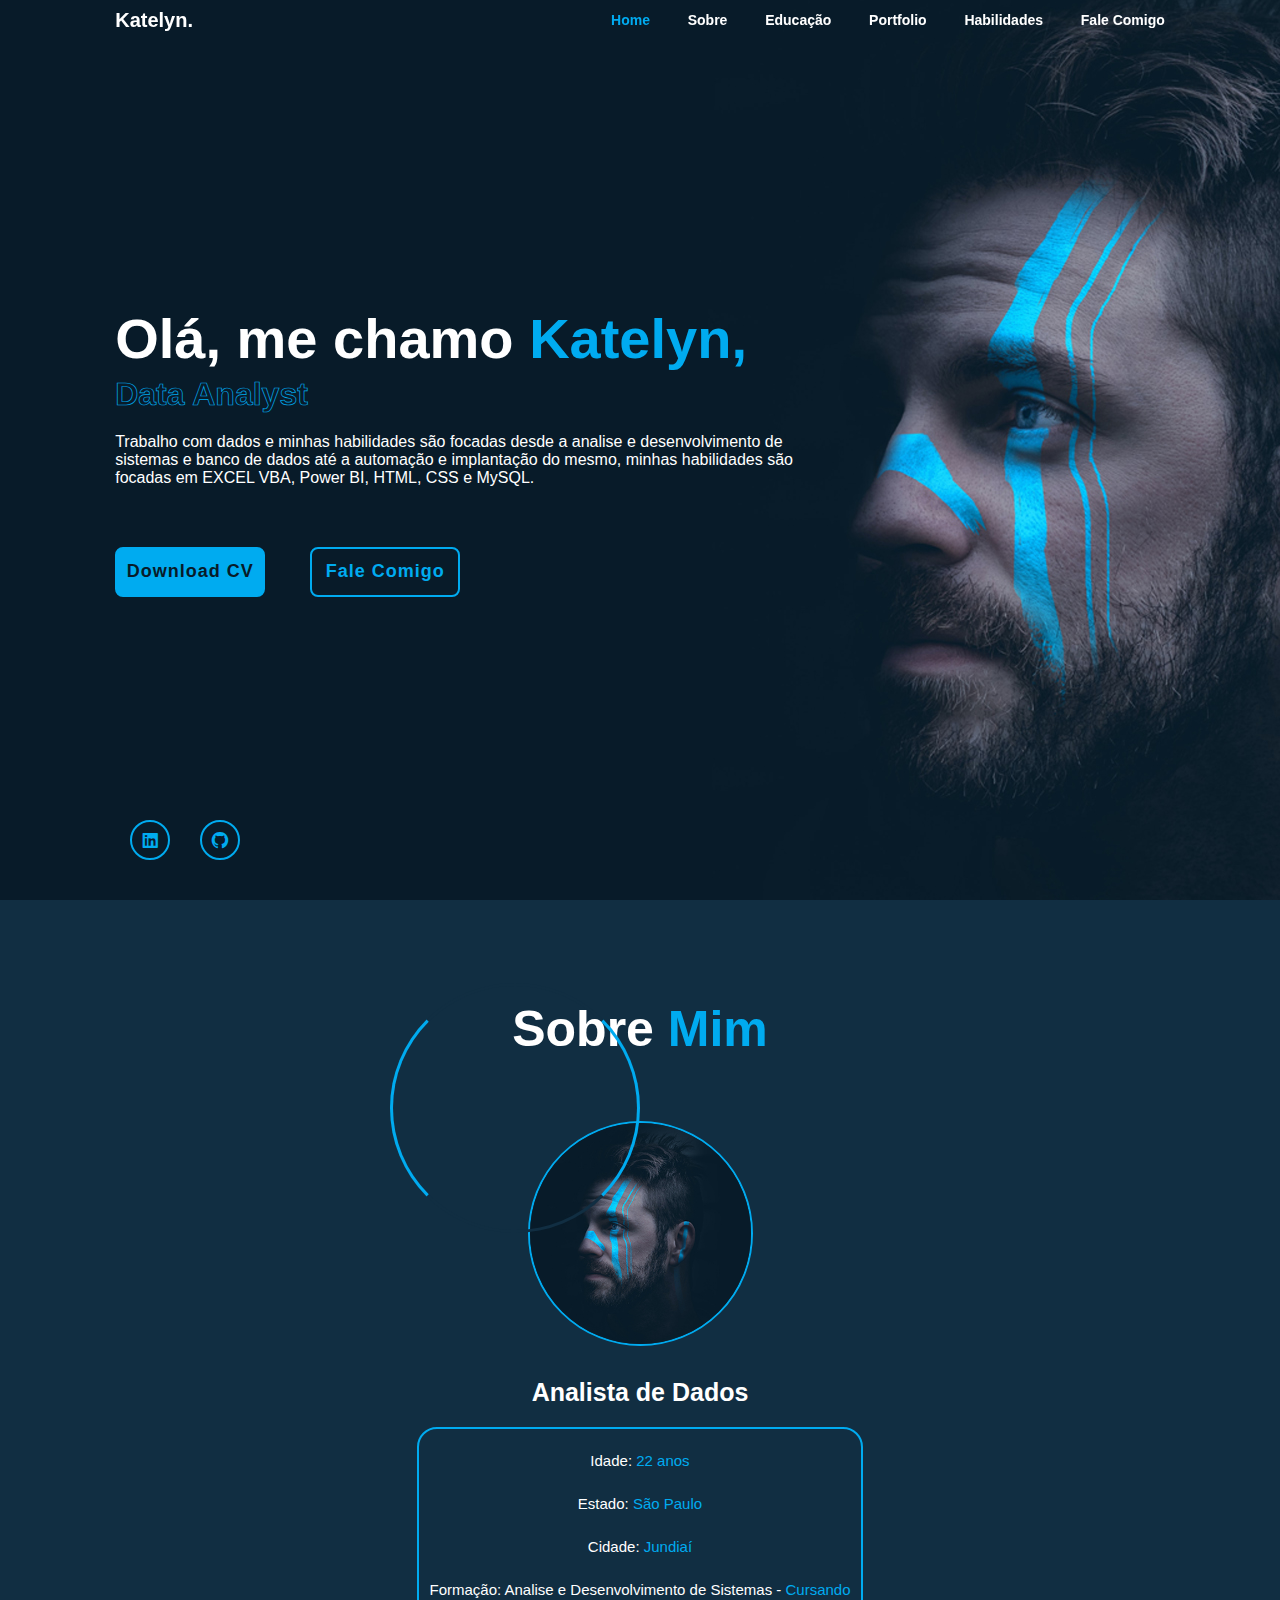
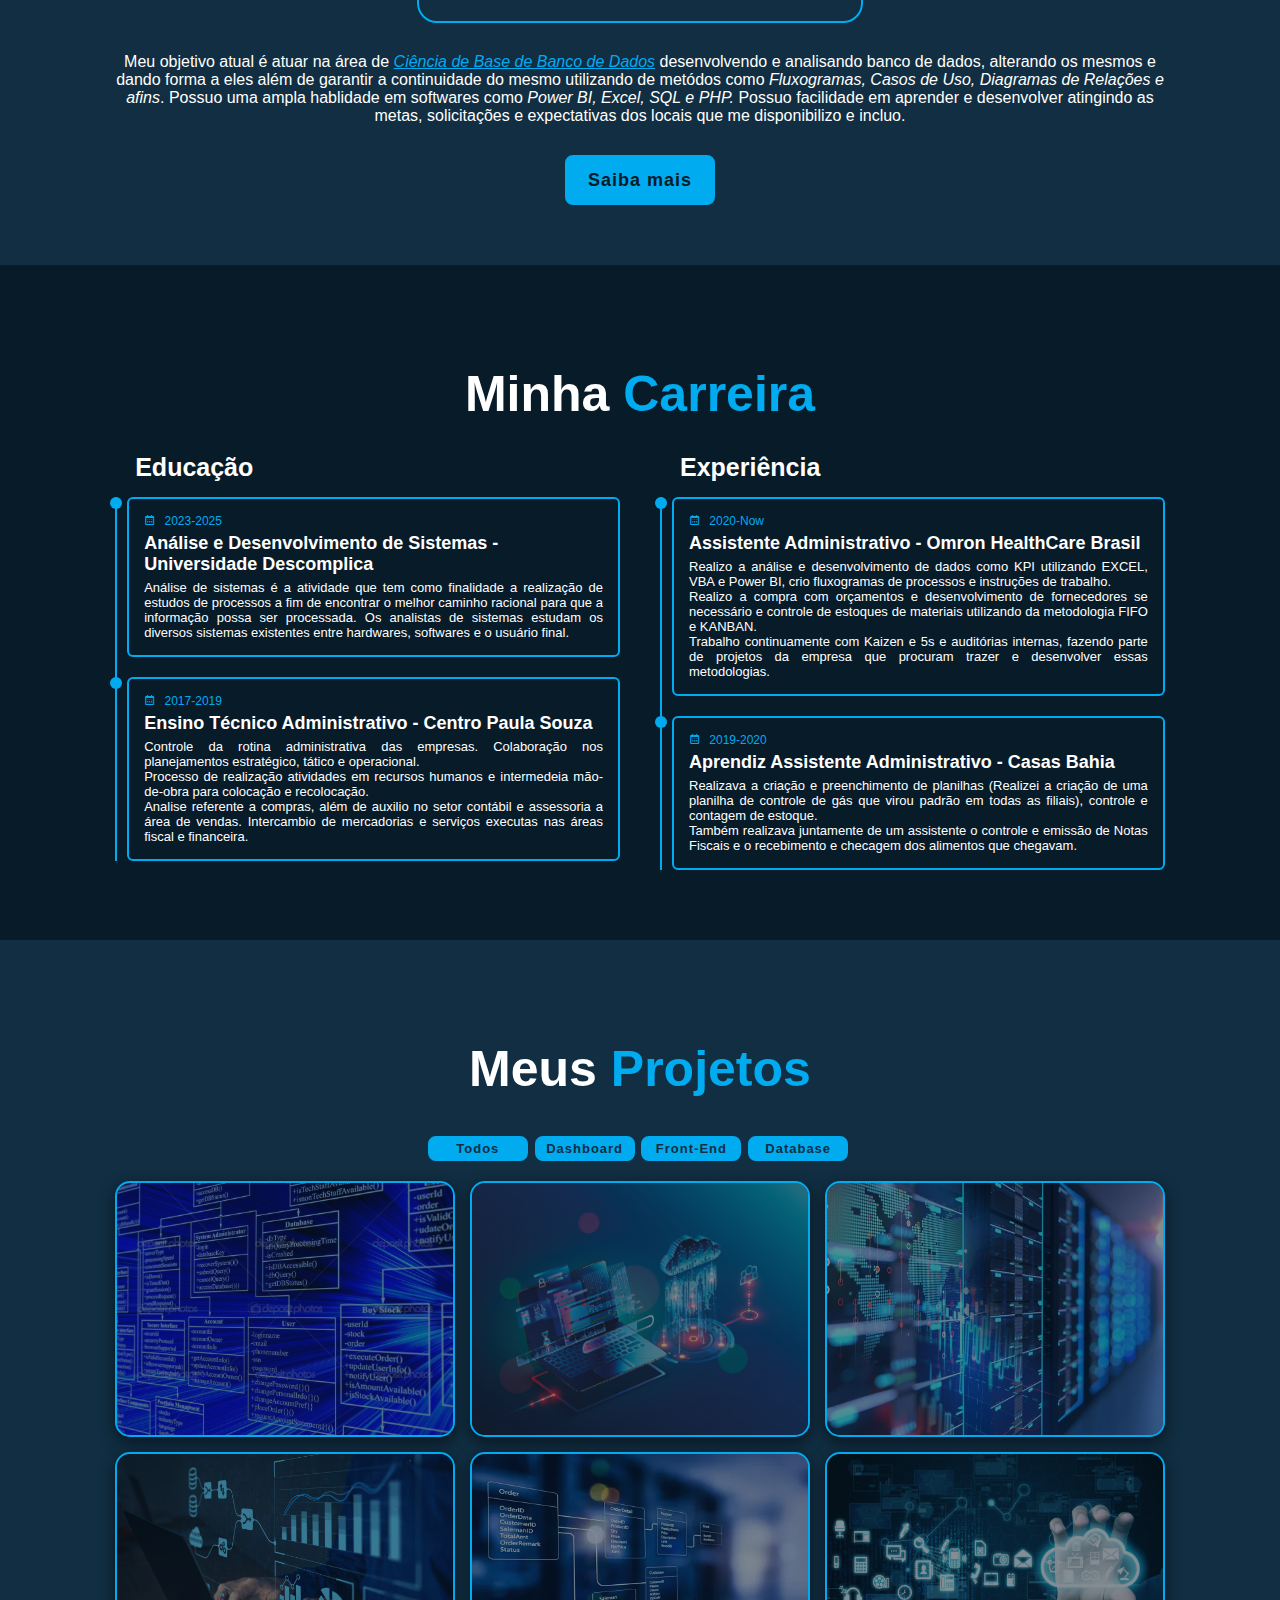
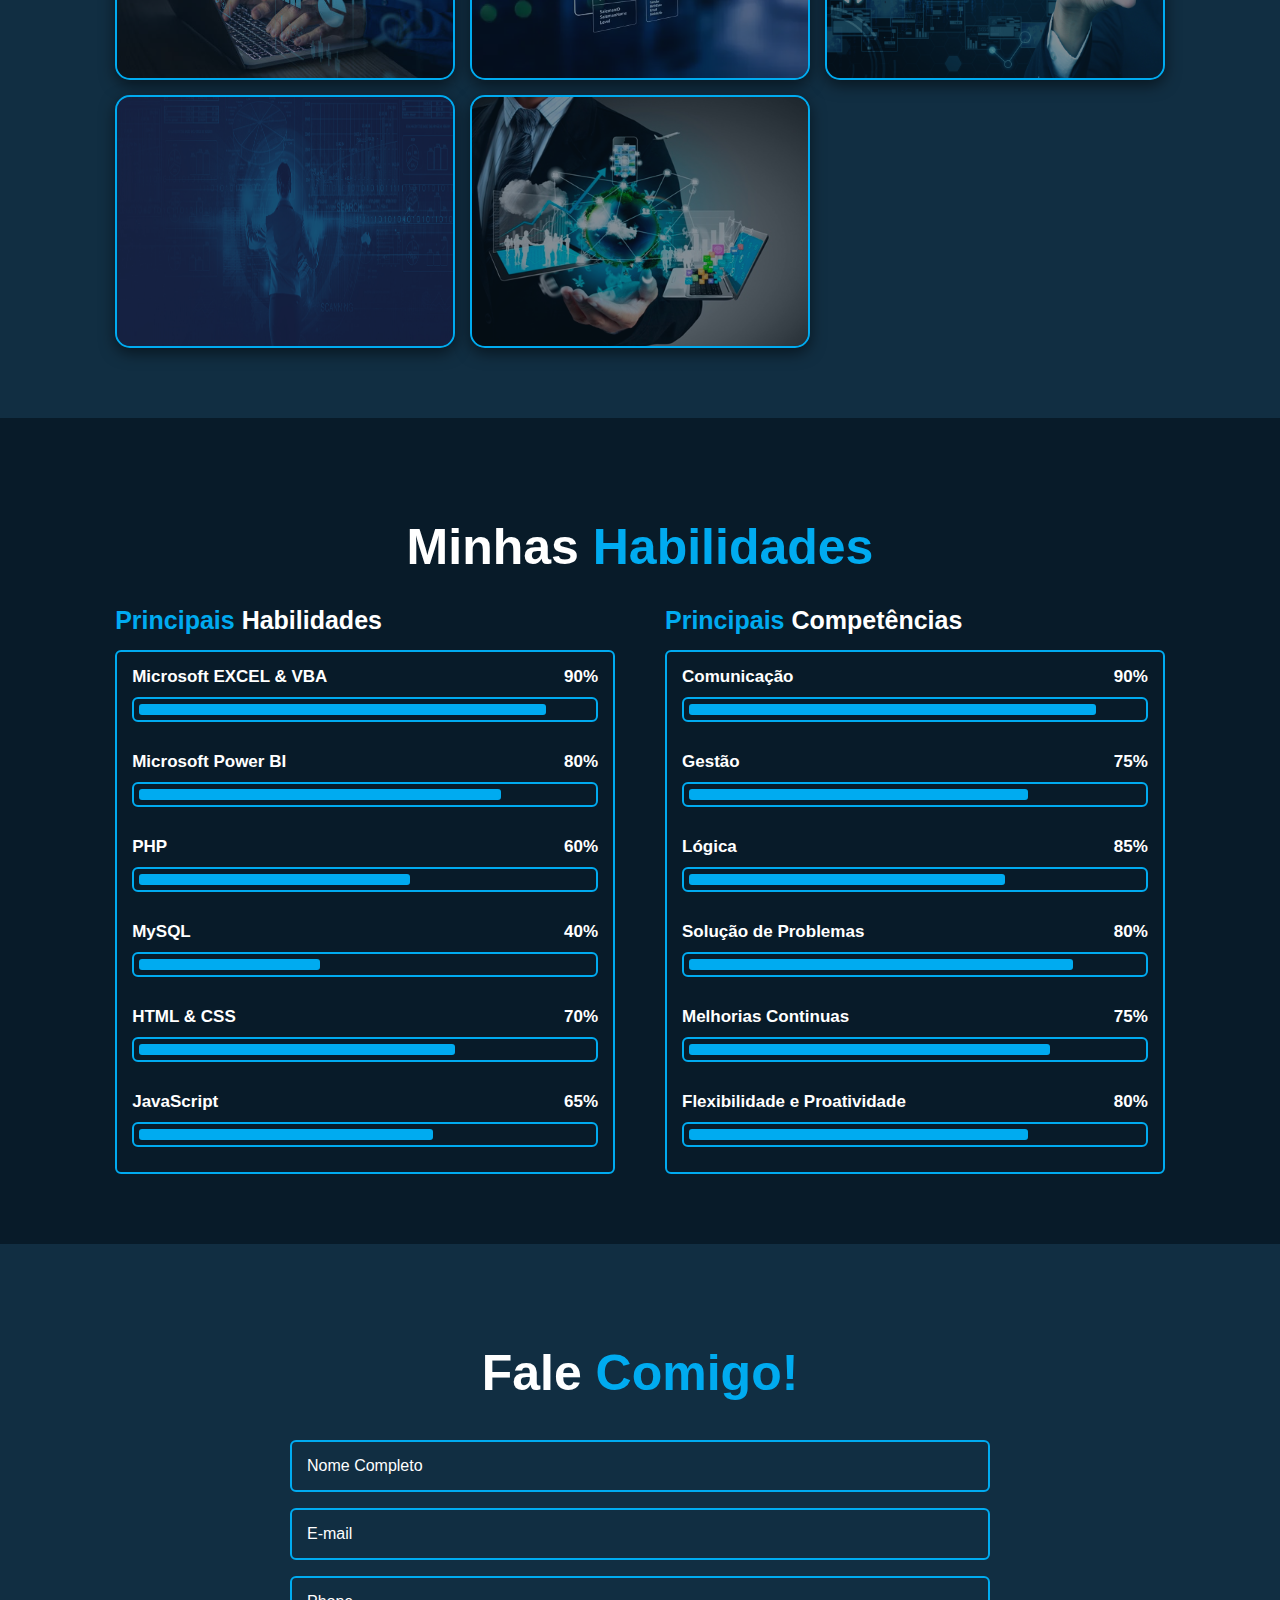
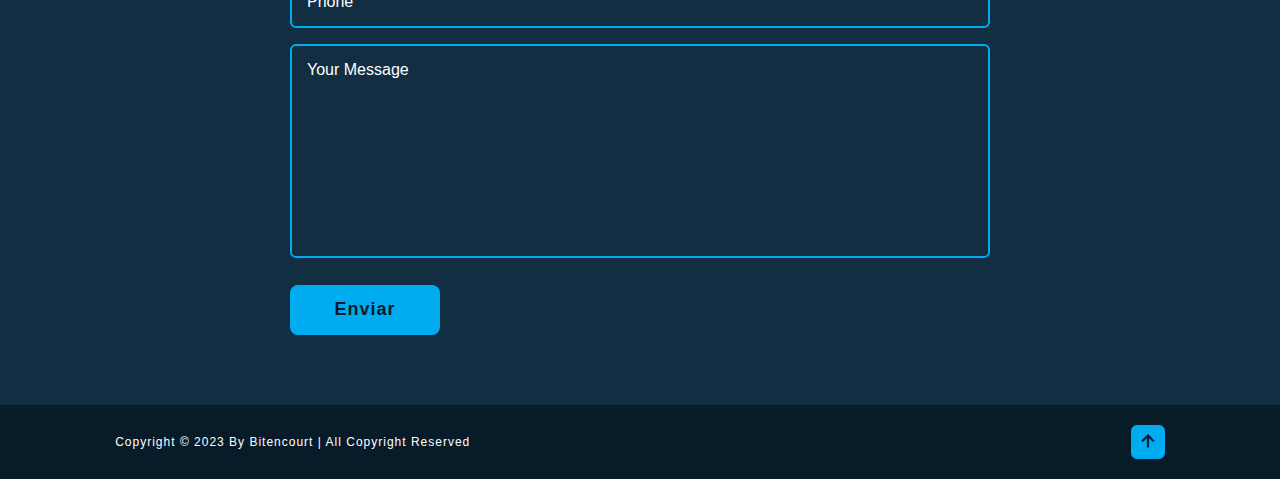
<file: index.html>
<!DOCTYPE html>
<html lang="pt-br">
<head>
    <meta charset="UTF-8">
    <meta name="viewport" content="width=device-width, initial-scale=1.0">

    <title>ANALISTA DE DADOS - BITENCOURT</title>

    <link rel="shortcut icon" href="imagens/icons8-banco-de-dados-32.png" type="image/x-icon">

    <link rel="stylesheet" href="/css/style.css">
    
    <!-- Box icon-->
    <link href='https://unpkg.com/boxicons@2.1.4/css/boxicons.min.css' rel='stylesheet'>

</head>
<body>

    <!--Header Design-->
    <header class="header">
        <a href="#" class="logo">Katelyn.</a>
        <div class="bx bx-menu" id="menu-icon"></div>

        <nav class="navbar">
            <a href="#home">Home</a>
            <a href="#about">Sobre</a>
            <a href="#education">Educação</a>
            <a href="#portfolio">Portfolio</a>
            <a href="#skills">Habilidades</a>    
            <a href="#contact">Fale Comigo</a>
        </nav>
    </header>
    
   <!--Home Section Design-->
   <section class="home" id="home">
    <div class="home-content">
        <h1>Olá, me chamo <span>Katelyn,</span></h1>
        <div class="text-animate">  
            <h3 ></h3>
        </div>
        <p>Trabalho com dados e minhas habilidades são focadas desde a analise e desenvolvimento de sistemas e banco de dados até a automação e implantação do mesmo, minhas habilidades são focadas em EXCEL VBA, Power BI, HTML, CSS e MySQL.</p>

        <div class="btn-box">
            <a href="meu/Linhas Azuis Bolsa de Estudos Currículo.pdf" class="btn" download="meu/Linhas Azuis Bolsa de Estudos Currículo.pdf">
                Download CV
            </a>
            <a href="#contact" class="btn">Fale Comigo</a>
        </div>
    </div>
    <div class="home-sci">
        <a href="https://www.linkedin.com/in/katelyn-bitencourt-25675716a/" target="_blank" rel="external"><i class='bx bxl-linkedin-square' ></i> </a>
        <a href="https://github.com/ttBitencourt" target="_blank" rel="external"><i class='bx bxl-github' ></i></a>
    </div>


    <div class="home-imgHover"></div>
   </section> 

   <!--About Section Design-->

   <section class="about" id="about">
    <h2 class="heading">Sobre <span>Mim</span></h2>

    <div class="about-img">
        <img src="imagens/about.jpg" alt="">
        <span class="circle-spin"></span>
    </div>

    <div class="about-content">
        <h3>Analista de Dados</h3>
        <p class="my-data"> Idade: <span>22 anos</span><br>
            Estado: <span>São Paulo</span><br>
            Cidade: <span>Jundiaí</span><br>
        Formação: Analise e Desenvolvimento de Sistemas - <span>Cursando</span></p>
        
        <p>Meu objetivo atual é atuar na área de <i class="cbb">Ciência de Base de Banco de Dados</i> desenvolvendo e analisando banco de dados, alterando os mesmos e dando 
        forma a eles além de garantir a continuidade do mesmo utilizando de metódos como <i>Fluxogramas, Casos de Uso, Diagramas de Relações e afins</i>. Possuo 
        uma ampla hablidade em softwares como <i>Power BI, Excel, SQL e PHP.</i> Possuo facilidade em aprender e desenvolver atingindo
        as metas, solicitações e expectativas dos locais que me disponibilizo e incluo.</p>
        <div class="btn-box btns">
            <a href="#" class="btn">Saiba mais</a>
        </div>

    </div>
</section>

   <!--Education Section-->

<section class="education" id="education">

   <h2 class="heading">Minha <span>Carreira</span></h2>

   <div class="education-row">
    <div class="education-column">
        <h3 class="title">Educação</h3>

        <div class="education-box">
            <div class="education-content">
                <div class="content">
                    <div class="year"><i class='bx bx-calendar'></i> 2023-2025</div>
                    <h3>Análise e Desenvolvimento de Sistemas - Universidade Descomplica</h3>
                    <p>Análise de sistemas é a atividade que tem como finalidade a realização de estudos de processos a fim de encontrar o melhor caminho racional para que a informação possa ser processada. Os analistas de sistemas estudam os diversos sistemas existentes entre hardwares, softwares e o usuário final.</p>
                </div>
            </div>

            <div class="education-content">
                <div class="content">
                    <div class="year"><i class='bx bx-calendar'></i> 2017-2019
                    </div>
                    <h3>Ensino Técnico Administrativo - Centro Paula Souza</h3>
                    <p>Controle da rotina administrativa das empresas. Colaboração nos planejamentos estratégico, tático e operacional. <br>
                        Processo de realização atividades em recursos humanos e intermedeia mão-de-obra para colocação e recolocação. <br>
                        Analise referente a compras, além de auxilio no setor contábil e assessoria a área de vendas. 
                        Intercambio de mercadorias e serviços executas nas áreas fiscal e financeira.</p>
                </div>
            </div>
    </div>

    </div>

    <div class="education-column">
        <h3 class="title">Experiência</h3>

        <div class="education-box">
            <div class="education-content">
                <div class="content">
                    <div class="year"><i class='bx bx-calendar'></i> 2020-Now</div>
                    <h3>Assistente Administrativo - Omron HealthCare Brasil</h3>
                    <p>Realizo a análise e desenvolvimento de dados como KPI utilizando EXCEL, VBA e Power BI, crio fluxogramas de processos e instruções de trabalho. <br>
                         Realizo a compra com orçamentos e desenvolvimento de fornecedores se necessário e controle de estoques de materiais utilizando da metodologia FIFO e KANBAN. <br>
                        Trabalho continuamente com Kaizen e 5s e auditórias internas, fazendo parte de projetos da empresa que procuram trazer e desenvolver essas metodologias.</p>
                </div>
            </div>

            <div class="education-content">
                <div class="content">
                    <div class="year"><i class='bx bx-calendar'></i> 2019-2020</div>
                    <h3>Aprendiz Assistente Administrativo - Casas Bahia</h3>
                    <p>Realizava a criação e preenchimento de planilhas (Realizei a criação de uma planilha de controle de gás que virou padrão em todas as filiais), 
                        controle e contagem de estoque. <br>
                    Também realizava juntamente de um assistente o controle e emissão de Notas Fiscais e o recebimento e checagem dos alimentos que chegavam.</p>
                </div>
            </div>
    </div>

    </div>

</div>
</section>

    <!--Portfolio Section-->

<section class="portfolio" id="portfolio">

    <h2 class="heading"> Meus <span>Projetos</span></h2>
        <div class="container">
            <div class="btn-box-filter">
                <button class="btn" data-filter="all">Todos</button>
                <button class="btn" data-filter="dashboard">Dashboard</button>
                <button class="btn" data-filter="web">Front-End</button>
                <button class="btn" data-filter="database">Database</button>
            </div>
        </div>

        <div class="portfolio-gallery">


            <div class="portfolio-box mix dashboard">
                <div class="portfolio-img">
                    <img src="imagens/gallery/img 1.jpg" alt="">
                </div>

                <div class="portfolio-content">
                    <h3>Database</h3>
                        <p>Lorem ipsum dolor sit amet, consectetur adipisicing elit.
                        Aliquam tempora nam dolorum eos laudantium ab vero qui rerum impedit magnam?</p>
                    <a href="#"><i class='bx bx-link-external' ></i></a>
                </div>
            </div>


            <div class="portfolio-box mix dashboard">
                <div class="portfolio-img">
                    <img src="imagens/gallery/img 2.jpg" alt="">
                </div>

                <div class="portfolio-content">
                    <h3>Database</h3>
                        <p>Lorem ipsum dolor sit amet, consectetur adipisicing elit.
                        Aliquam tempora nam dolorum eos laudantium.
                        ab vero qui rerum impedit magnam?Lorem ipsum dolor, sit amet consectetur adipisicing elit. Dicta quos, fugit error deserunt tempore provident!</p>
                    
                    <a href="#"><i class='bx bx-link-external' ></i></a>
                </div>
            </div>


            <div class="portfolio-box mix dashboard">
                <div class="portfolio-img">
                    <img src="imagens/gallery/img 3.jpg" alt="">
                </div>

                <div class="portfolio-content">
                    <h3> Database</h3>
                        <p>Lorem ipsum dolor sit amet, consectetur adipisicing elit.
                        Aliquam tempora nam dolorum eos laudantium.
                        ab vero qui rerum impedit magnam?Lorem ipsum dolor, sit amet consectetur adipisicing elit. Dicta quos, fugit error deserunt tempore provident!</p>
                    
                    <a href="#"><i class='bx bx-link-external' ></i></a>
                </div>
            </div>


            <div class="portfolio-box mix web">
                <div class="portfolio-img">
                    <img src="imagens/gallery/img 4.jpg" alt="">
                </div>

                <div class="portfolio-content">
                    <h3> Database</h3>
                        <p>Lorem ipsum dolor sit amet, consectetur adipisicing elit.
                        Aliquam tempora nam dolorum eos laudantium.
                        ab vero qui rerum impedit magnam?Lorem ipsum dolor, sit amet consectetur adipisicing elit. Dicta quos, fugit error deserunt tempore provident!</p>
                    
                    <a href="#"><i class='bx bx-link-external' ></i></a>
                </div>
            </div>


            <div class="portfolio-box mix database">
                <div class="portfolio-img">
                    <img src="imagens/gallery/img 5.webp" alt="">
                </div>

                <div class="portfolio-content">
                    <h3> Database</h3>
                        <p>Lorem ipsum dolor sit amet, consectetur adipisicing elit.
                        Aliquam tempora nam dolorum eos laudantium.
                        ab vero qui rerum impedit magnam?Lorem ipsum dolor, sit amet consectetur adipisicing elit. Dicta quos, fugit error deserunt tempore provident!</p>
                    
                    <a href="#"><i class='bx bx-link-external' ></i></a>
                </div>
            </div>


            <div class="portfolio-box mix web">
                <div class="portfolio-img">
                    <img src="imagens/gallery/img 6.jpg" alt="">
                </div>

                <div class="portfolio-content">
                    <h3>Database</h3>
                        <p>Lorem ipsum dolor sit amet, consectetur adipisicing elit.
                        Aliquam tempora nam dolorum eos laudantium.
                        ab vero qui rerum impedit magnam?Lorem ipsum dolor, sit amet consectetur adipisicing elit. Dicta quos, fugit error deserunt tempore provident!</p>
                    
                    <a href="#"><i class='bx bx-link-external' ></i></a>
                </div>
            </div>


            <div class="portfolio-box mix web">
                <div class="portfolio-img">
                    <img src="imagens/gallery/img 7.png" alt="">
                </div>
                <!-- Pay atenttion-->

                <div class="portfolio-content">
                    <h3>Database</h3>
                        <p>Lorem ipsum dolor sit amet, consectetur adipisicing elit.
                        Aliquam tempora nam dolorum eos laudantium.
                        ab vero qui rerum impedit magnam?Lorem ipsum dolor, sit amet consectetur adipisicing elit. Dicta quos, fugit error deserunt tempore provident!</p>
                    
                    <a href="#"><i class='bx bx-link-external' ></i></a>
                </div>
            </div>


            <div class="portfolio-box mix database">
                <div class="portfolio-img">
                    <img src="imagens/gallery/img 8.jpeg" alt="">
                </div>

                <div class="portfolio-content">
                    <h3>Database</h3>
                        <p>Lorem ipsum dolor sit amet, consectetur adipisicing elit.
                        Aliquam tempora nam dolorum eos laudantium.
                        ab vero qui rerum impedit magnam?Lorem ipsum dolor, sit amet consectetur adipisicing elit. Dicta quos, fugit error deserunt tempore provident!</p>
                    
                    <a href="#"><i class='bx bx-link-external' ></i></a>
                </div>
            </div>

        </div>



</section>


    <!--Skill Section-->

<section class="skills" id="skills">

        <h2 class="heading">Minhas <span>Habilidades</span></h2>
        <div class="skills-row">
            <div class="skills-column">
                <h3 class="title"><span>Principais</span> Habilidades</h3>

                <div class="skills-box">
                    <div class="skills-content">
                        <div class="progress">
                            <h3>Microsoft EXCEL & VBA <span>90%</span></h3>
                            <div class="bar"><span></span></div>
                        </div>

                        <div class="progress">
                            <h3>Microsoft Power BI  <span>80%</span></h3>
                            <div class="bar"><span></span></div>
                        </div>

                        <div class="progress">
                            <h3>PHP <span>60%</span></h3>
                            <div class="bar"><span></span></div>
                        </div>

                        <div class="progress">
                            <h3>MySQL <span>40%</span></h3>
                            <div class="bar"><span></span></div>
                        </div>

                        <div class="progress">
                            <h3>HTML & CSS <span>70%</span></h3>
                            <div class="bar"><span></span></div>
                        </div>

                        <div class="progress">
                            <h3>JavaScript <span>65%</span></h3>
                            <div class="bar"><span></span></div>
                        </div>

                    </div>

                </div>
            </div>

            <div class="skills-column">
                <h3 class="title"><span>Principais </span>Competências</h3>

                <div class="skills-box">
                    <div class="skills-content">
                        <div class="progress">
                            <h3>Comunicação <span>90%</span></h3>
                            <div class="bar"><span></span></div>
                        </div>

                        <div class="progress">
                            <h3>Gestão <span>75%</span></h3>
                            <div class="bar"><span></span></div>
                        </div>

                        <div class="progress">
                            <h3>Lógica <span>85%</span></h3>
                            <div class="bar"><span></span></div>
                        </div>

                        <div class="progress">
                            <h3>Solução de Problemas <span>80%</span></h3>
                            <div class="bar"><span></span></div>
                        </div>

                        <div class="progress">
                            <h3>Melhorias Continuas <span>75%</span></h3>
                            <div class="bar"><span></span></div>
                        </div>

                        <div class="progress">
                            <h3>Flexibilidade e Proatividade <span>80%</span></h3>
                            <div class="bar"><span></span></div>
                        </div>
                    </div>

                </div>
            </div>
        </div>


</section>

    <!--Contact Section-->
<section class="contact" id="contact">

        <h2 class="heading">Fale <span>Comigo!</span></h2>

        <form action="#">
            <div class="input-box">
                <div class="input-field">
                    <input type="text" placeholder="Nome Completo" required>
                    <span class="focus"></span>
                </div>

                <div class="input-box">
                    <div class="input-field">
                        <input type="text" placeholder="E-mail" required>
                        <span class="focus"></span>
                    </div>

                    <div class="input-box">
                        <div class="input-field">
                            <input type="number" placeholder="Phone" required>
                            <span class="focus"></span>
                        </div>

            </div>

            <!--Contact Section-->
        <div class="textarea-field">
         <textarea name="" id="" cols="30" rows="10" placeholder="Your Message" maxlength="200" required></textarea>
            <span class="focus"></span>
        </div>

        <div class="btn-box">
         <button type="submit" class="btn">Enviar</button>
        </div>
        
    </form>
</section>

    <!-- footer-->
    <footer class="footer">
        <div class="footer-text">
            <p>Copyright &copy; 2023 By Bitencourt | All Copyright Reserved</p>
        </div>
        <div class="footer-iconTop">
            <a href="#"><i class="bx bx-up-arrow-alt"></i></a>
        </div>
    </footer>

    <script src="javascript/javascript.js"></script>
    <script src="javascript/mixitup.min.js"></script>

</body>
</html>
</file>
<file: css/style.css>
*{
    margin: 0;
    padding: 0;
    box-sizing: border-box;
    text-decoration: none;
    border: none;
    outline: none;
    scroll-behavior: smooth;
    font-family: 'Poppins', sans-serif;
}


:root{
    --bg-color: #081b29;
    --second-bg-color: #112e42;
    --text-color: white;
    --main-color: #00abf0;
}

html{
    font-size: 62.5%;
    overflow-x: hidden;
}

body{
    background-color: var(--bg-color);
    color: var(--text-color);
}

.header{
    position: fixed;
    top: 0;
    left: 0;
    width: 100%;
    padding: 2rem 9%;
    background: transparent;
    display: flex;
    justify-content: space-between;
    align-items: center;
    z-index: 100;
    height: 2rem;
}

.header.sticky{
    background: var(--bg-color);
}

.logo{
    font-size: 2rem;
    text-decoration: none;
    color: var(--text-color);
    font-weight: 600;
}

.navbar a {
    display: inline-block;
    font-size: 1.4rem;
    text-decoration: none;
    color: var(--text-color);
    font-weight: 600;
    margin-left: 3.5rem;
    transition: 1s;
}

.navbar a:hover {
    color: var(--main-color);
    transition: 1s;
}

a.active {
    color: var(--main-color);
}

#menu-icon{
    font-size: 3.6rem;
    color: var(--text-color);
    cursor: pointer;
    display: none;
}

section{
    min-height: 100vh;
    padding: 10rem 9% 2rem;
}

/*/////////////////////////////////////// Home Section //////////////////////////////*/

.home{
    display: flex;
    align-items: center;
    padding: 0 9%;
    background-size: cover;
    background: url('home.jpg');
    background-position: center;
}

.home-content{
    max-width: 69rem;
}

.home-content h1{
    font-size: 5.6rem;
    font-weight: 700;
    line-height: 1.3;
}

.home-content .text-animate {
    position: relative;
    width: auto;

}

.home-content .text-animate h3{
    font-size: 3.2rem;
    font-weight: 600;
    color: transparent;
    -webkit-text-stroke: .7px var(--main-color);

    animation: typing 4s infinite;
    white-space: nowrap;
    overflow: hidden;
}


@keyframes typing {
    from {
        width: 0;
    }
    to {
        width: 100%;
    }
}

.home-content p{
    font-size: 1.6rem;
    margin: 2rem 0 6rem;
}

/*botoes*/

.btn-box{
    position: relative;
    display: flex;
    justify-content: space-between;
    width: 34.5rem;
    height: 5rem;
}

.btn-box .btn{
    position: relative;
    display: inline-flex;
    justify-content: center;
    align-items: center;
    text-align: center;
    width: 15rem;
    height: 100%;
    background-color: var(--main-color);
    border: .2rem solid var(--main-color);
    border-radius: .8rem;
    font-size: 1.8rem;
    font-weight: 600;
    letter-spacing: .1rem;
    color: var(--bg-color);
    z-index: 1;
    overflow: hidden;
}

.btn-box .btn:nth-child(2){
    background: transparent;
    color: var(--main-color);
}

.btn-box .btn:nth-child(2):hover{
    color: var(--bg-color);
}

.btn-box .btn:nth-child(2)::before{
    background: var(--main-color);
}

.btn-box .btn:hover{
    color: var(--main-color);
}

.btn-box .btn::before{
    content: '';
    position: absolute;
    top: 0;
    left: 0;
    width: 0;
    height: 100%;
    background: var(--bg-color);
    color: #00abf0;
    z-index: -1;
    transition: 0.5s;
}

.btn-box .btn:hover::before {
    color: white; /* Defina a cor do texto como branco */
    width: 100%;
}

/*rede social*/
.home-sci{
    position: absolute;
    bottom: 4rem;
    width: 170px;
    display: flex;
    justify-content: space-evenly;
    transform: translate(-15px);
}
.home-sci a{
    position: relative;
    display: inline-flex;
    justify-content: center;
    align-items: center;
    width: 40px;
    height: 40px;
    background: transparent;
    border: .2rem solid var(--main-color);
    border-radius: 50%;
    font-size: 20px;
    color: var(--main-color);
    z-index: 1;
    overflow: hidden;
    transition: .5s;
}

.home-sci a:hover{
    background: var(--main-color);
    color: var(--bg-color);
}

.home-sci a::before{
    content: '';
    position: absolute;
    top: 0;
    left: 0;
    width: 0;
    height: 100%;
    background:var(--main-color);
    z-index: -1;
    transition: .5s;
}

.home-sci a:hover::before{
    width: 100%;
}

.home-imgHover{
    position: absolute;
    top: 0;
    right: 0;
    width: 45%;
    height: 100%;
    background: transparent;
    transition: 2s;
}

.home-imgHover:hover{
    background: var(--bg-color);
    opacity: .8;
}

/*/////////////////////////////////////// About Section //////////////////////////////*/

.about{
    display: flex;
    justify-content: center;
    align-items: center;
    flex-direction: column;
    gap: 2rem;
    background: var(--second-bg-color);
    padding-bottom: 6rem;
}

.heading{
    font-size: 5rem;
    margin-bottom: 3rem;
    text-align: center;
}

span{
    color: var(--main-color);
}

.about-img{
    position: relative;
    width: 25rem;   
    height: 25rem;
    border-radius: 50%;
    display: flex;
    justify-content: center;
    align-items: center;
}

.about-img img{
    width: 90%;
    border-radius: 50%;
    border: .2rem solid var(--main-color);
}

.about-img:hover{
    background: var(--second-bg-color);
    opacity: .6;
    transition: .5s;
}

.about-img .circle-spin{
    position: absolute;
    transform: translate(-50%, -50%) rotate(0);
    width: 100%;
    height: 100%;
    border-radius: 50%;
    border-top: .3rem solid var(--second-bg-color);
    border-bottom: .3rem solid var(--second-bg-color);
    border-left: .3rem solid var(--main-color);
    border-right: .3rem solid var(--main-color);
    animation-name: rotate;
    animation-duration: 5s;
    animation-iteration-count: infinite;
    animation-timing-function: linear;
}

@keyframes rotate {
    0% {
        transform: rotate(0deg);
    }

    50% {
        transform: rotate(185deg);
    }

    100% {
        transform: rotate(-185deg);
    }
}

.about-content{
    text-align: center;
   
}

.about-content h3{
    font-size: 2.5rem;
}

.about-content p.my-data{
    display: inline-block;
    align-content: center;
    justify-content: center;
    top: 0;
    left: 0;
    font-size: 1.5rem;
    line-height: 4.3rem;
    border: .2rem solid var(--main-color);
    border-radius: 2rem;
    padding: 1rem;
    width: auto;
    margin-bottom: 1rem;
}

.about-content i.cbb{
    color: var(--main-color);
    text-decoration: underline;
}

.about-content p{
    font-size: 1.6rem;
    margin: 2rem 0 3rem;
    text-align: center;
}

.btn-box.btns{
    display: inline-block;
    width: 15rem;
}

.btn-box.btns::before{
    background: var(--second-bg-color);
}

/*/////////////////////////////////////// Education Section //////////////////////////////*/

.education {
    display: flex;
    justify-content: center;
    align-items: center;
    flex-direction: column;
    min-height: auto;
    padding-bottom: 5rem;
}
.education .education-row{
    display: flex;
    flex-wrap: wrap;
    gap: 4rem;

}

.education-row .education-column{
    flex: 1 1 40rem;
}

.education-column .title{
    font-size: 2.5rem;
    margin: 0 0 1.5rem 2rem;

}

.education-box {
    border-left: .2rem solid var(--main-color);
}

.education-box .education-content{
    position: relative;
    padding-left: 1rem;
}

.education-box .education-content::before{
    content: '';
    position: absolute;
    top: 0;
    left: -.7rem;
    width: 1.2rem;
    height: 1.2rem;
    background: var(--main-color);
    border-radius: 50%;

}

.education-content .content{
    position: relative;
    padding: 1.5rem;
    border: .2rem solid var(--main-color);
    border-radius: .6rem;
    margin-bottom: 2rem;
    overflow: hidden;
}

.education-content .content::before{
    content: '';
    position: absolute;
    top: 0;
    left: 0;
    width: 0;
    height: 100%;
    background: var(--second-bg-color);
    z-index: -1;
    transition: .5s;
}

.education-content .content:hover::before{
    width: 100%;
}

.education-content .content .year{
    font-size: 1.2rem;
    color: var(--main-color);
    padding-bottom: .5rem;
}

.education-content .content .year i{
    padding-right: .5rem;
}

.education-content .content h3{
    font-size: 1.8rem;
}

.education-content .content p{
    font-size: 1.3rem;
    padding-top: 0.5rem;
    text-align: justify;
}

/*/////////////////////////////////////// Portfolio Section //////////////////////////////*/

.portfolio{
    min-height: auto;
    padding-bottom: 7rem;
    background: var(--second-bg-color);
}

.portfolio-gallery{
    display: grid;
    grid-template-columns: repeat(auto-fill, minmax(280px, 1fr));
    gap: 1.5rem;
}

.portfolio-box{
    position: relative;
    border-radius: 15px;
    overflow: hidden;
    background: var(--bg-color);
    display: flex;
    grid-template-columns: 1fr auto;
    align-items: center;
    border: 2px solid var(--main-color);
    box-shadow: rgba(0, 0.15, 0.25, 0.52) 0px 5px 15px;
    transition: .5s;
}

.portfolio-img{
    display: flex;
    align-items: center;
    justify-content: center;
    height: 100%;
    width: 100%;
}

.portfolio-img img{
    width: 100%;
    height: 100%;
    opacity: .5;
    transition: .7s;
}

.portfolio-box:hover .portfolio-img img{
    transform: scale(1.1);
}

.portfolio-content{
    position: absolute;
    bottom: 0;
    left: 0;
    width: 100%;
    height: 100%;
    opacity: 0;
    background: linear-gradient(rgba(0,0,0,.6), var(--bg-color));
    display: flex;
    flex-direction: column;
    align-items: center;
    justify-content: center;
    text-align: center;
    transition: 0.5s;
    word-spacing: 2px;
    padding: 0 2rem;
}

.portfolio-content:hover{
    opacity: 1;
    scale: 1.1;
}

.portfolio-content h3{
    font-size: 1.8rem;
    font-weight: 700;
    color: var(--main-color);
    margin-bottom: .6rem;
}

.portfolio-content p {
    font-size: 1.2rem;
    margin: 5px 0 15px;
}

.portfolio-content a{
    background: var(--main-color);
    border: .2rem solid var(--main-color);
    border-radius: 50%;
    display: inline-flex;
    justify-content: center;
    align-items: center;
    width: 4.5rem;
    height: 4.5rem;
}

.portfolio-content i{
    color: white;
    font-size: 3rem;
}

.btn-box-filter{
    margin: 2rem;
    text-align: center;
}

.btn-box-filter .btn{
    position: relative;
    display: inline-flex;
    margin-right: .4rem;
    margin-top: .8rem;
    justify-content: center;
    align-items: center;
    text-align: center;
    font-size: 1.3rem;
    font-weight: bold;
    width: 10rem;
    height: 2.5rem;
    background-color: var(--main-color);
    border: .2rem solid var(--main-color);
    border-radius: .8rem;
    letter-spacing: .1rem;
    color: var(--second-bg-color);
    z-index: 1;
    overflow: hidden;
}

.btn-box-filter .btn::before{
    content: '';
    position: absolute;
    top: 0;
    left: 0;
    width: 0%;
    height: 100%;
    background: var(--second-bg-color);
    box-shadow: rgba(0, 0, 0, 0.527) 0px 5px 15px;
    z-index: -2;
    transition: .7s;
}

.btn-box-filter .btn:hover{
    color: var(--main-color);

}

.btn-box-filter .btn:hover::before{
    width: 100%;
}

.btn-box-filter .btn:hover:active{
  
}



/*/////////////////////////////////////// Skill Section //////////////////////////////*/

.skills{
    min-height: auto;
    padding-bottom: 7rem;
    background: var(--bg-color);
}

.skills .skills-row{
    display: flex;   
    flex-wrap: wrap;
    gap: 5rem;
}

.skills-row .skills-column{
    flex: 1 1 40rem;
}

.skills-column .title{
    font-size: 2.5rem;
    margin: 0 0 1.5rem;
}

.skills-box .skills-content{
    position: relative;
    border: .2rem solid var(--main-color);
    border-radius: .6rem;
    padding: .5rem 1.5rem;
    z-index: 1;
    overflow: hidden;
}

.skills-box .skills-content::before{
    content: '';
    position: absolute;
    top: 0;
    left: 0;
    width: 0%;
    height: 100%;
    background: var(--second-bg-color);
    z-index: -1;
    transition: .5s;
}

.skills-box .skills-content:hover::before{
    width: 100%;
}

.skills-content .progress{
    padding: 1rem 0;
}

.skills-content .progress h3{
    font-size: 1.7rem;
    display: flex;
    justify-content: space-between;
}

.skills-content .progress h3 span{
    color: var(--text-color);

}

.skills-content .progress .bar{
    height: 2.5rem;   
    border-radius: .6rem;
    border: .2rem solid var(--main-color);
    padding: .5rem;
    margin: 1rem 0;

}

.skills-content .progress .bar span{
    display: block;
    height: 100%;
    border-radius: .3rem;
    background: var(--main-color);
}

.skills-column:nth-child(1) .skills-content .progress:nth-child(1) .bar span{
    width: 90%;
}

.skills-column:nth-child(1) .skills-content .progress:nth-child(2) .bar span{
    width: 80%;
}

.skills-column:nth-child(1) .skills-content .progress:nth-child(3) .bar span{
    width: 60%;
}

.skills-column:nth-child(1) .skills-content .progress:nth-child(4) .bar span{
    width: 40%;
}

.skills-column:nth-child(1) .skills-content .progress:nth-child(5) .bar span{
    width: 70%;
}

.skills-column:nth-child(1) .skills-content .progress:nth-child(6) .bar span{
    width: 65%;
}

.skills-column:nth-child(1) .skills-content .progress:nth-child(7) .bar span{
    width: 60%;
}

.skills-column:nth-child(1) .skills-content .progress:nth-child(8) .bar span{
    width: 40%;
}

.skills-column:nth-child(2) .skills-content .progress:nth-child(1) .bar span{
    width: 90%;
}
.skills-column:nth-child(2) .skills-content .progress:nth-child(2) .bar span{
    width: 75%;
}
.skills-column:nth-child(2) .skills-content .progress:nth-child(3) .bar span{
    width: 70%;
}
.skills-column:nth-child(2) .skills-content .progress:nth-child(4) .bar span{
    width: 85%;
}
.skills-column:nth-child(2) .skills-content .progress:nth-child(5) .bar span{
    width: 80%;
}
.skills-column:nth-child(2) .skills-content .progress:nth-child(6) .bar span{
    width: 75%;
}
.skills-column:nth-child(2) .skills-content .progress:nth-child(7) .bar span{
    width: 90%;
}
.skills-column:nth-child(2) .skills-content .progress:nth-child(8) .bar span{
    width: 80%;
}

.contact{
    min-height: auto;
    padding-bottom: 7rem;
    background: var(--second-bg-color);

}

.contact form{
    max-width: 70rem;
    margin: 0 auto;
    text-align: center;
}

.contact form .input-box{
    position: relative;
    display: flex;
    flex-direction: column;
    justify-content: space-between;
    flex-wrap: nowrap;

}
.contact form .input-box .input-field{
    position: relative;
    width: 100%;
    margin: .8rem 0;

}

.contact form .input-box .input-field input,
.contact form .textarea-field textarea{
    width: 100%;
    height: 100%;
    padding: 1.5rem;
    font-size: 1.6rem;
    color: var(--text-color);
    background: transparent;
    border-radius: .6rem;
    border: .2rem solid var(--main-color);
}

.contact form .input-box .input-field input::placeholder,
.contact form .textarea-field textarea::placeholder{
    color: var(--text-color);
}

.contact form .textarea-field{
    position: relative;
    margin: .8rem 0 2.7rem;
    display: flex;
}

.contact form .textarea-field textarea{
    resize: none;
}

.contact form .btn-box.btns .btn{
    cursor: pointer;
    align-items: center;
}

/*///////////////////////////// footer ////////*/

footer {
    display: flex;
    justify-content: space-between;
    align-items: center;
    flex-wrap: wrap;
    padding: 2rem 9%;
    background: var(--bg-color);
}

footer p{
    font-size: 1.2rem;
    letter-spacing: 1px;
}

.footer-iconTop a {
    position: relative;
    display: inline-flex;
    justify-content: center;
    align-items: center;
    padding: .3rem;
    background: var(--main-color);   
    border: .2rem solid var(--main-color);
    border-radius: .6rem;
    z-index: 1;
    overflow: hidden;
}

.footer-iconTop a::before{
    content: '';
    position: absolute;
    top: 0;
    left: 0;
    width: 0;
    height: 100%;
    background: var(--second-bg-color);
    z-index: -1;
    transition: .5s;
}

.footer-iconTop a:hover::before{
    width: 100%;
}

.footer-iconTop a i {
    font-size: 2.4rem;
    color: var(--bg-color);
    transition: .5s;
}

.footer-iconTop a i:hover{
    color: var(--main-color);
}



/* BREAK POINT*/

@media (max-width: 1200px) {
    html {
        font-size: 55%;
    }
}

@media (max-width: 991px){
    .header{
        padding: 2rem 4%;
    }

    .section{
        padding: 10rem 4% 2rem;
    }

    .home{
        padding: 0 4%;
    }

    .footer{
        padding: 2rem 4%
    }
}

@media (max-width: 768px){
    .header {
        background: var(--bg-color);
    }

    #menu-icon{
        display: block;
    }

    .navbar{
        position: absolute;
        top: 100%;
        left: -100%;
        width: 100%;
        padding: 1rem 4%;
        background: var(--bg-color);
        box-shadow: 0 .5rem 1rem rgba(0,0,0,.2);
        transition: .35s ease;
        transition-delay: .25s ;
    }

    .navbar.active{
        left: 0;
        transition-delay: 0s;
    }

    .navbar a{
        top: 0;
        display: block;
        font-size: 1.7rem;
        margin: 3rem 0;
        align-items: center;
        justify-content: center;
        text-align: center;
    }
}
</file>
